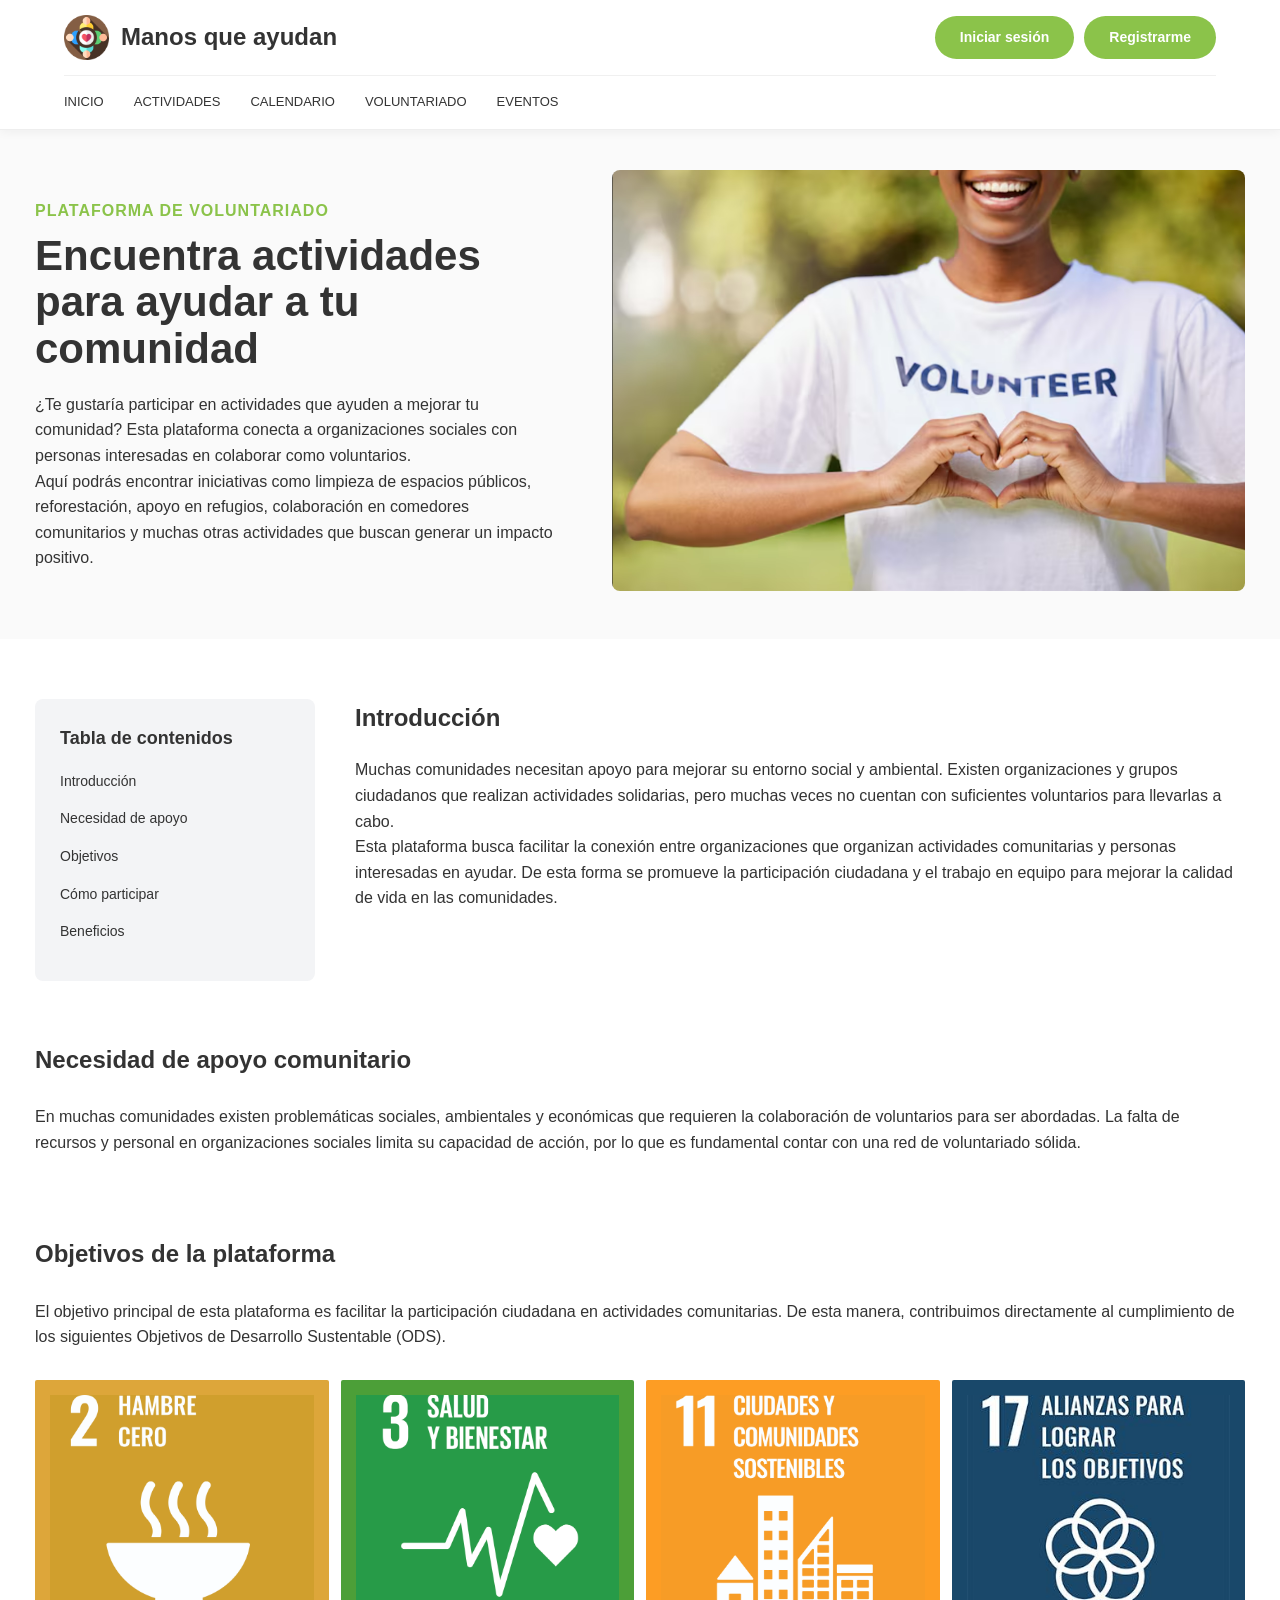
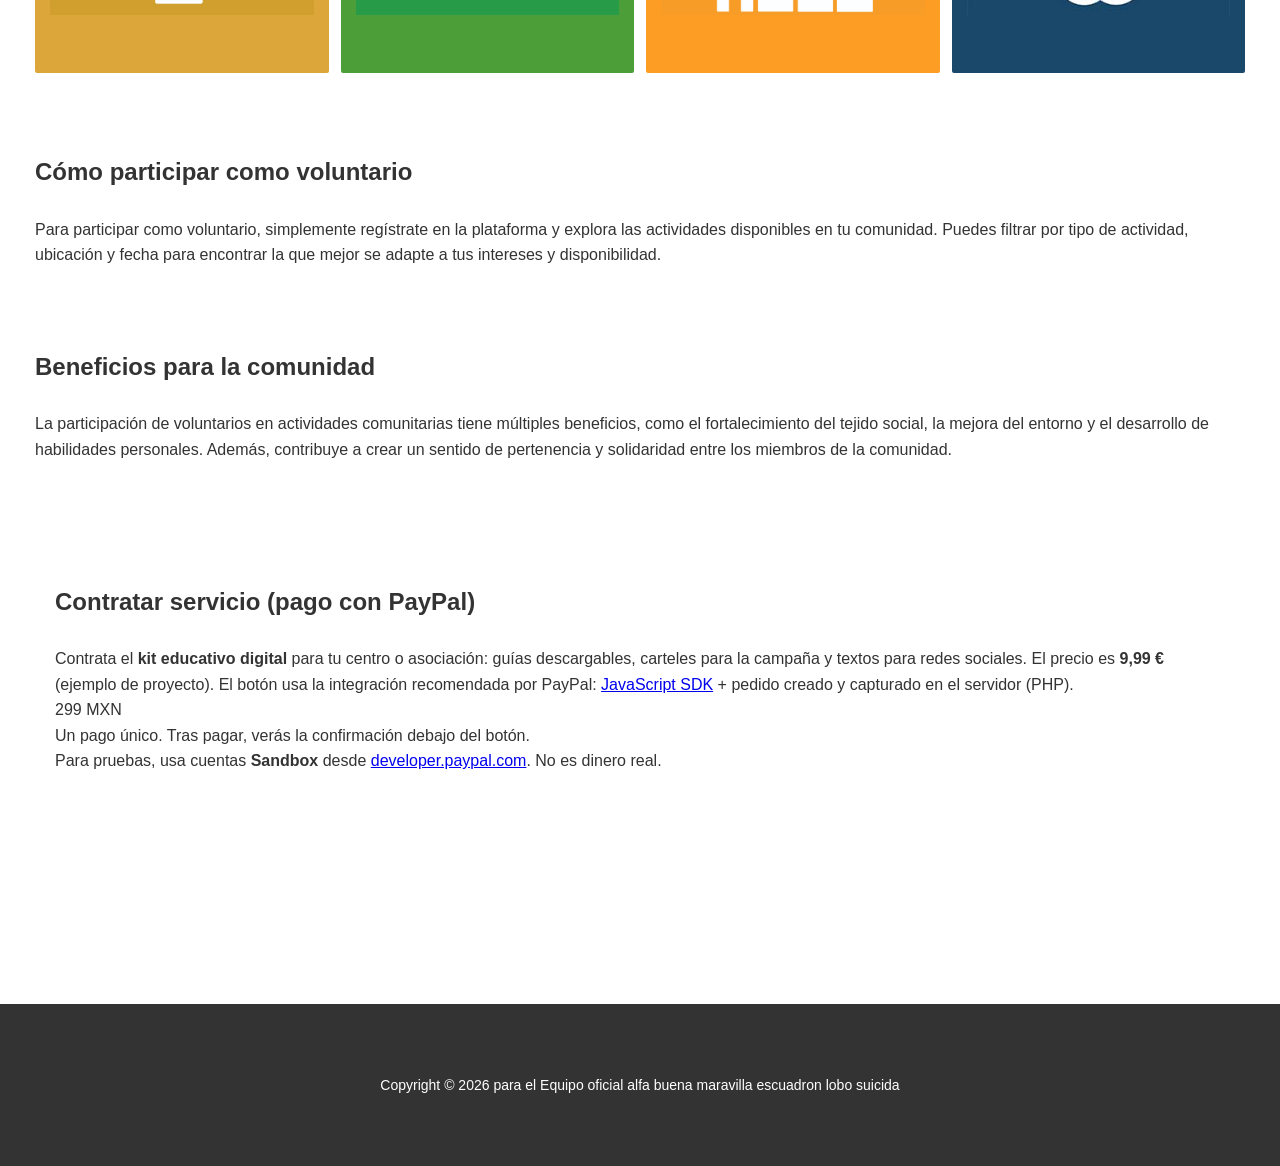
<file: index.html>
<!DOCTYPE html>
<html lang="es">

<head>
    <meta charset="UTF-8">
    <title>Red de Voluntariado Comunitario</title>
    <link rel="stylesheet" href="styles.css">
    <link rel="icon" type="image/png" href="icons/icono_page.png">
</head>

<body>
<div id="splash-container">
    <canvas id="fluid"></canvas>
</div>
<header>
    <nav class="menu-container">
        <div class="nav-top">
            <div class="logo">
                <img src="icons/icono_page.png" alt="logo">
                <h2>Manos que ayudan</h2>
            </div>
            <div class="botones">
                <a href="login.html" class="btn btn-primary">Iniciar sesión</a>
                <a href="register.html" class="btn btn-primary">Registrarme</a>
            </div>
        </div>
        <div class="nav-bottom">
            <ul class="links">
                <li><a href="index.html">Inicio</a></li>
                <li><a href="Actividades.html">Actividades</a></li>
                <li><a href="Calendario.html">Calendario</a></li>
                <li><a href="Voluntariado.html">Voluntariado</a></li>
                <li><a href="Eventos.html">Eventos</a></li>
            </ul>
        </div>
    </nav>
</header>   

<section class="hero">
<div class="contenedor">

    <div class="hero-texto">
        <p class="etiqueta">PLATAFORMA DE VOLUNTARIADO</p>

        <h1>Encuentra actividades para ayudar a tu comunidad</h1>

        <p>
        ¿Te gustaría participar en actividades que ayuden a mejorar tu comunidad?
        Esta plataforma conecta a organizaciones sociales con personas interesadas
        en colaborar como voluntarios.
        </p>

        <p>
        Aquí podrás encontrar iniciativas como limpieza de espacios públicos,
        reforestación, apoyo en refugios, colaboración en comedores comunitarios
        y muchas otras actividades que buscan generar un impacto positivo.
        </p>
    </div>

    <div class="hero-imagen">
        <img src="images/index.html.png" alt="Voluntariado">
    </div>

</div>
</section>

<main class="layout-principal">
    <section class="seccion-intro">
        <aside class="tabla-contenidos">
            <h3>Tabla de contenidos</h3>
            <ul>
                <li><a href="#introduccion">Introducción</a></li>
                <li><a href="#necesidad">Necesidad de apoyo</a></li>
                <li><a href="#objetivo">Objetivos</a></li>
                <li><a href="#participar">Cómo participar</a></li>
                <li><a href="#beneficios">Beneficios</a></li>
            </ul>
        </aside>

        <div class="texto-introduccion" id="introduccion">
            <h2>Introducción</h2>
            <p>Muchas comunidades necesitan apoyo para mejorar su entorno social y ambiental. Existen organizaciones y grupos ciudadanos que realizan actividades solidarias, pero muchas veces no cuentan con suficientes voluntarios para llevarlas a cabo.</p>
            <p>Esta plataforma busca facilitar la conexión entre organizaciones que organizan actividades comunitarias y personas interesadas en ayudar. De esta forma se promueve la participación ciudadana y el trabajo en equipo para mejorar la calidad de vida en las comunidades.</p>
        </div>
    </section>

    <div class="contenido-full">
        <section id="necesidad">
            <h2>Necesidad de apoyo comunitario</h2>
            <p>En muchas comunidades existen problemáticas sociales, ambientales y económicas que requieren la colaboración de voluntarios para ser abordadas. La falta de recursos y personal en organizaciones sociales limita su capacidad de acción, por lo que es fundamental contar con una red de voluntariado sólida.</p>
        </section>

        <section id="objetivo">
            <h2>Objetivos de la plataforma</h2>
            <p style="margin-bottom: 30px;">El objetivo principal de esta plataforma es facilitar la participación
                ciudadana en actividades comunitarias. De esta manera, contribuimos directamente al cumplimiento
                de los siguientes Objetivos de Desarrollo Sustentable (ODS).</p>
            
            <div class="grid-objetivos">
                <div class="card-obj color-1"><img src="images/ODS 2.jpg" class="solucion-img" alt="logo"></div>
                <div class="card-obj color-2"><img src="images/ODS 3.png" class="solucion-img" alt="logo"></div>
                <div class="card-obj color-3"><img src="images/ODS 11.jpg"class="solucion-img" alt="logo"></div>
                <div class="card-obj color-4"><img src="images/ODS 17.jpg"class="solucion-img" alt="logo"></div>
            </div>
        </section>

        <section id="participar">
            <h2>Cómo participar como voluntario</h2>
            <p>Para participar como voluntario, simplemente regístrate en la plataforma
                y explora las actividades disponibles en tu comunidad. Puedes filtrar
                por tipo de actividad, ubicación y fecha para encontrar la que mejor se
                adapte a tus intereses y disponibilidad.</p>
        </section>

        <section id="beneficios">
            <h2>Beneficios para la comunidad</h2>
            <p>La participación de voluntarios en actividades comunitarias tiene múltiples
                beneficios, como el fortalecimiento del tejido social, la mejora del entorno
                y el desarrollo de habilidades personales. Además, contribuye a crear un
                sentido de pertenencia y solidaridad entre los miembros de la comunidad.</p>
        </section>

        <section id="servicio" class="seccion seccion-alterna">
            <div class="contenedor">
                <h2 class="titulo-seccion">Contratar servicio (pago con PayPal)</h2>
                <p class="texto-seccion">
                    Contrata el <strong>kit educativo digital</strong> para tu centro o asociación: guías descargables, carteles para la campaña y textos para redes sociales. El precio es <strong>9,99&nbsp;€</strong> (ejemplo de proyecto). El botón usa la integración recomendada por PayPal: <a href="https://developer.paypal.com/docs/checkout/" target="_blank" rel="noopener">JavaScript SDK</a> + pedido creado y capturado en el servidor (PHP).
                </p>
                <div class="paypal-servicio-caja">
                    <p class="paypal-precio">299 MXN</p>
                    <p class="texto-seccion" style="margin-top:0">Un pago único. Tras pagar, verás la confirmación debajo del botón.</p>
                    <div id="paypal-button-container"></div>
                    <p id="paypal-resultado" class="paypal-resultado" hidden role="status"></p>
                    <p class="paypal-aviso">Para pruebas, usa cuentas <strong>Sandbox</strong> desde <a href="https://developer.paypal.com/dashboard/" target="_blank" rel="noopener">developer.paypal.com</a>. No es dinero real.</p>
                </div>
            </div>
        </section>
        
    </div>
</main>

<div class="bottom-bar">
    <div class="contenedor" style="text-align: center;">
        Copyright © 2026 para el Equipo oficial alfa buena maravilla escuadron lobo suicida
    </div>
</div>

</body>

</html>
</file>
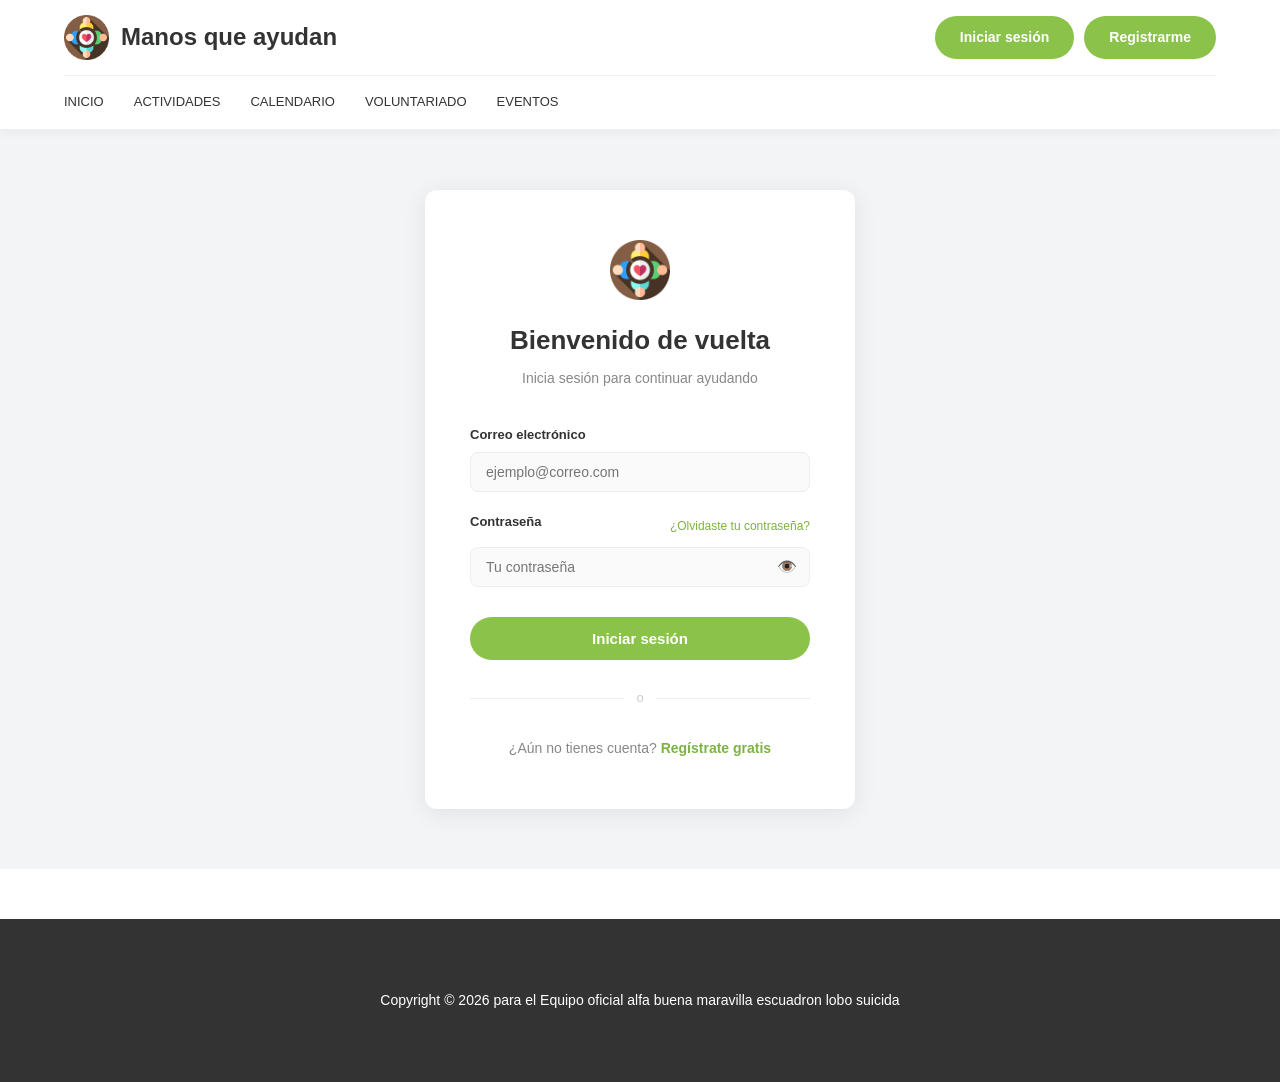
<file: login.html>
<!DOCTYPE html>
<html lang="es">
<head>
    <meta charset="UTF-8">
    <meta name="viewport" content="width=device-width, initial-scale=1.0">
    <title>Iniciar Sesión — Manos que ayudan</title>
    <link rel="stylesheet" href="styles.css">
    <link rel="icon" type="image/png" href="icons/icono_page.png">
    <style>
        .login-section {
            min-height: calc(100vh - 180px);
            display: flex;
            align-items: center;
            justify-content: center;
            background-color: var(--gris-fondo);
            padding: 60px 20px;
        }

        .login-card {
            background: var(--blanco);
            border-radius: 12px;
            box-shadow: 0 4px 24px rgba(0, 0, 0, 0.08);
            padding: 50px 45px;
            width: 100%;
            max-width: 430px;
        }

        .login-card .icono-top {
            display: flex;
            justify-content: center;
            margin-bottom: 20px;
        }

        .login-card .icono-top img {
            height: 60px;
        }

        .login-card h1 {
            font-size: 26px;
            text-align: center;
            margin-bottom: 6px;
            color: var(--gris-texto);
        }

        .login-card .subtitulo {
            text-align: center;
            color: #888;
            font-size: 14px;
            margin-bottom: 35px;
        }

        .form-grupo {
            margin-bottom: 20px;
        }

        .form-grupo label {
            display: block;
            font-size: 13px;
            font-weight: 600;
            color: var(--gris-texto);
            margin-bottom: 7px;
        }

        .form-grupo input {
            width: 100%;
            padding: 11px 15px;
            border: 1.5px solid var(--gris-borde);
            border-radius: 8px;
            font-size: 14px;
            font-family: var(--fuente-principal);
            color: var(--gris-texto);
            transition: border-color 0.3s, box-shadow 0.3s;
            outline: none;
            background-color: #fafafa;
        }

        .form-grupo input:focus {
            border-color: var(--verde-principal);
            box-shadow: 0 0 0 3px rgba(139, 195, 74, 0.15);
            background-color: var(--blanco);
        }

        .fila-contrasena {
            display: flex;
            justify-content: space-between;
            align-items: center;
            margin-bottom: 7px;
        }

        .fila-contrasena label {
            font-size: 13px;
            font-weight: 600;
            color: var(--gris-texto);
        }

        .link-olvide {
            font-size: 12px;
            color: var(--verde-oscuro);
            text-decoration: none;
            transition: color 0.2s;
        }

        .link-olvide:hover {
            color: var(--verde-principal);
            text-decoration: underline;
        }

        .input-password-wrapper {
            position: relative;
        }

        .input-password-wrapper input {
            padding-right: 45px;
        }

        .toggle-password {
            position: absolute;
            right: 13px;
            top: 50%;
            transform: translateY(-50%);
            background: none;
            border: none;
            cursor: pointer;
            color: #aaa;
            font-size: 16px;
            padding: 0;
            line-height: 1;
            transition: color 0.2s;
        }

        .toggle-password:hover {
            color: var(--verde-principal);
        }

        .btn-login {
            width: 100%;
            padding: 13px;
            background-color: var(--verde-principal);
            color: white;
            border: none;
            border-radius: 30px;
            font-size: 15px;
            font-weight: 600;
            font-family: var(--fuente-principal);
            cursor: pointer;
            transition: background-color 0.3s, transform 0.2s, box-shadow 0.3s;
            margin-top: 10px;
        }

        .btn-login:hover {
            background-color: var(--verde-oscuro);
            transform: translateY(-2px);
            box-shadow: 0 4px 12px rgba(139, 195, 74, 0.4);
        }

        .btn-login:active {
            transform: translateY(0);
        }

        .divider {
            display: flex;
            align-items: center;
            gap: 12px;
            margin: 28px 0;
            color: #ccc;
            font-size: 13px;
        }

        .divider::before,
        .divider::after {
            content: '';
            flex: 1;
            height: 1px;
            background-color: var(--gris-borde);
        }

        .pie-form {
            text-align: center;
            font-size: 14px;
            color: #888;
        }

        .pie-form a {
            color: var(--verde-oscuro);
            font-weight: 600;
            text-decoration: none;
            transition: color 0.2s;
        }

        .pie-form a:hover {
            color: var(--verde-principal);
            text-decoration: underline;
        }

        .mensaje-error {
            background-color: #fef2f2;
            border: 1px solid #fecaca;
            color: #b91c1c;
            border-radius: 8px;
            padding: 10px 14px;
            font-size: 13px;
            margin-bottom: 20px;
            display: none;
        }

        .mensaje-exito {
            background-color: #f0fdf4;
            border: 1px solid #bbf7d0;
            color: #15803d;
            border-radius: 8px;
            padding: 10px 14px;
            font-size: 13px;
            margin-bottom: 20px;
            display: none;
        }
    </style>
</head>
<body>

<!-- Header -->
<header>
    <nav class="menu-container">
        <div class="nav-top">
            <div class="logo">
                <img src="icons/icono_page.png" alt="logo">
                <h2>Manos que ayudan</h2>
            </div>
            <div class="botones">
                <a href="login.html" class="btn btn-primary">Iniciar sesión</a>
                <a href="register.html" class="btn btn-primary">Registrarme</a>
            </div>
        </div>
        <div class="nav-bottom">
            <ul class="links">
                <li><a href="index.html">Inicio</a></li>
                <li><a href="Actividades.html">Actividades</a></li>
                <li><a href="Calendario.html">Calendario</a></li>
                <li><a href="Voluntariado.html">Voluntariado</a></li>
                <li><a href="Eventos.html">Eventos</a></li>
            </ul>
        </div>
    </nav>
</header>

<!-- Sección de Login -->
<section class="login-section">
    <div class="login-card">

        <div class="icono-top">
            <img src="icons/icono_page.png" alt="Manos que ayudan">
        </div>

        <h1>Bienvenido de vuelta</h1>
        <p class="subtitulo">Inicia sesión para continuar ayudando</p>

        <div class="mensaje-error" id="msg-error">
            ⚠️ Correo o contraseña incorrectos. Intenta de nuevo.
        </div>

        <div class="mensaje-exito" id="msg-exito">
            ✅ ¡Sesión iniciada correctamente! Redirigiendo...
        </div>

        <form id="form-login" novalidate>

            <div class="form-grupo">
                <label for="correo">Correo electrónico</label>
                <input
                    type="email"
                    id="correo"
                    name="correo"
                    placeholder="ejemplo@correo.com"
                    autocomplete="email"
                    required
                >
            </div>

            <div class="form-grupo">
                <div class="fila-contrasena">
                    <label for="contrasena">Contraseña</label>
                    <a href="#" class="link-olvide">¿Olvidaste tu contraseña?</a>
                </div>
                <div class="input-password-wrapper">
                    <input
                        type="password"
                        id="contrasena"
                        name="contrasena"
                        placeholder="Tu contraseña"
                        autocomplete="current-password"
                        required
                    >
                    <button type="button" class="toggle-password" id="toggle-pass" aria-label="Mostrar contraseña">
                        👁️
                    </button>
                </div>
            </div>

            <button type="submit" class="btn-login">Iniciar sesión</button>

        </form>

        <div class="divider">o</div>

        <p class="pie-form">
            ¿Aún no tienes cuenta? <a href="register.html">Regístrate gratis</a>
        </p>

    </div>
</section>

<!-- Footer -->
<div class="bottom-bar">
    <div class="contenedor" style="text-align: center;">
        Copyright © 2026 para el Equipo oficial alfa buena maravilla escuadron lobo suicida
    </div>
</div>

<script>
    /* ── Mostrar / ocultar contraseña ── */
    const toggleBtn = document.getElementById("toggle-pass");
    const inputPass = document.getElementById("contrasena");

    toggleBtn.addEventListener("click", () => {
        const visible = inputPass.type === "text";
        inputPass.type = visible ? "password" : "text";
        toggleBtn.textContent = visible ? "👁️" : "🙈";
    });

    /* ── Validación y envío del formulario ── */
    const form = document.getElementById("form-login");
    const msgError = document.getElementById("msg-error");
    const msgExito = document.getElementById("msg-exito");

    form.addEventListener("submit", (e) => {
        e.preventDefault();

        const correo = document.getElementById("correo").value.trim();
        const contrasena = document.getElementById("contrasena").value;

        msgError.style.display = "none";
        msgExito.style.display = "none";

        if (!correo || !contrasena) {
            msgError.textContent = "⚠️ Por favor completa todos los campos.";
            msgError.style.display = "block";
            return;
        }

        // Aquí iría la llamada real al backend.
        // Por ahora simulamos un inicio de sesión exitoso.
        msgExito.style.display = "block";
        setTimeout(() => {
            window.location.href = "index.html";
        }, 1800);
    });
</script>

</body>
</html>
</file>
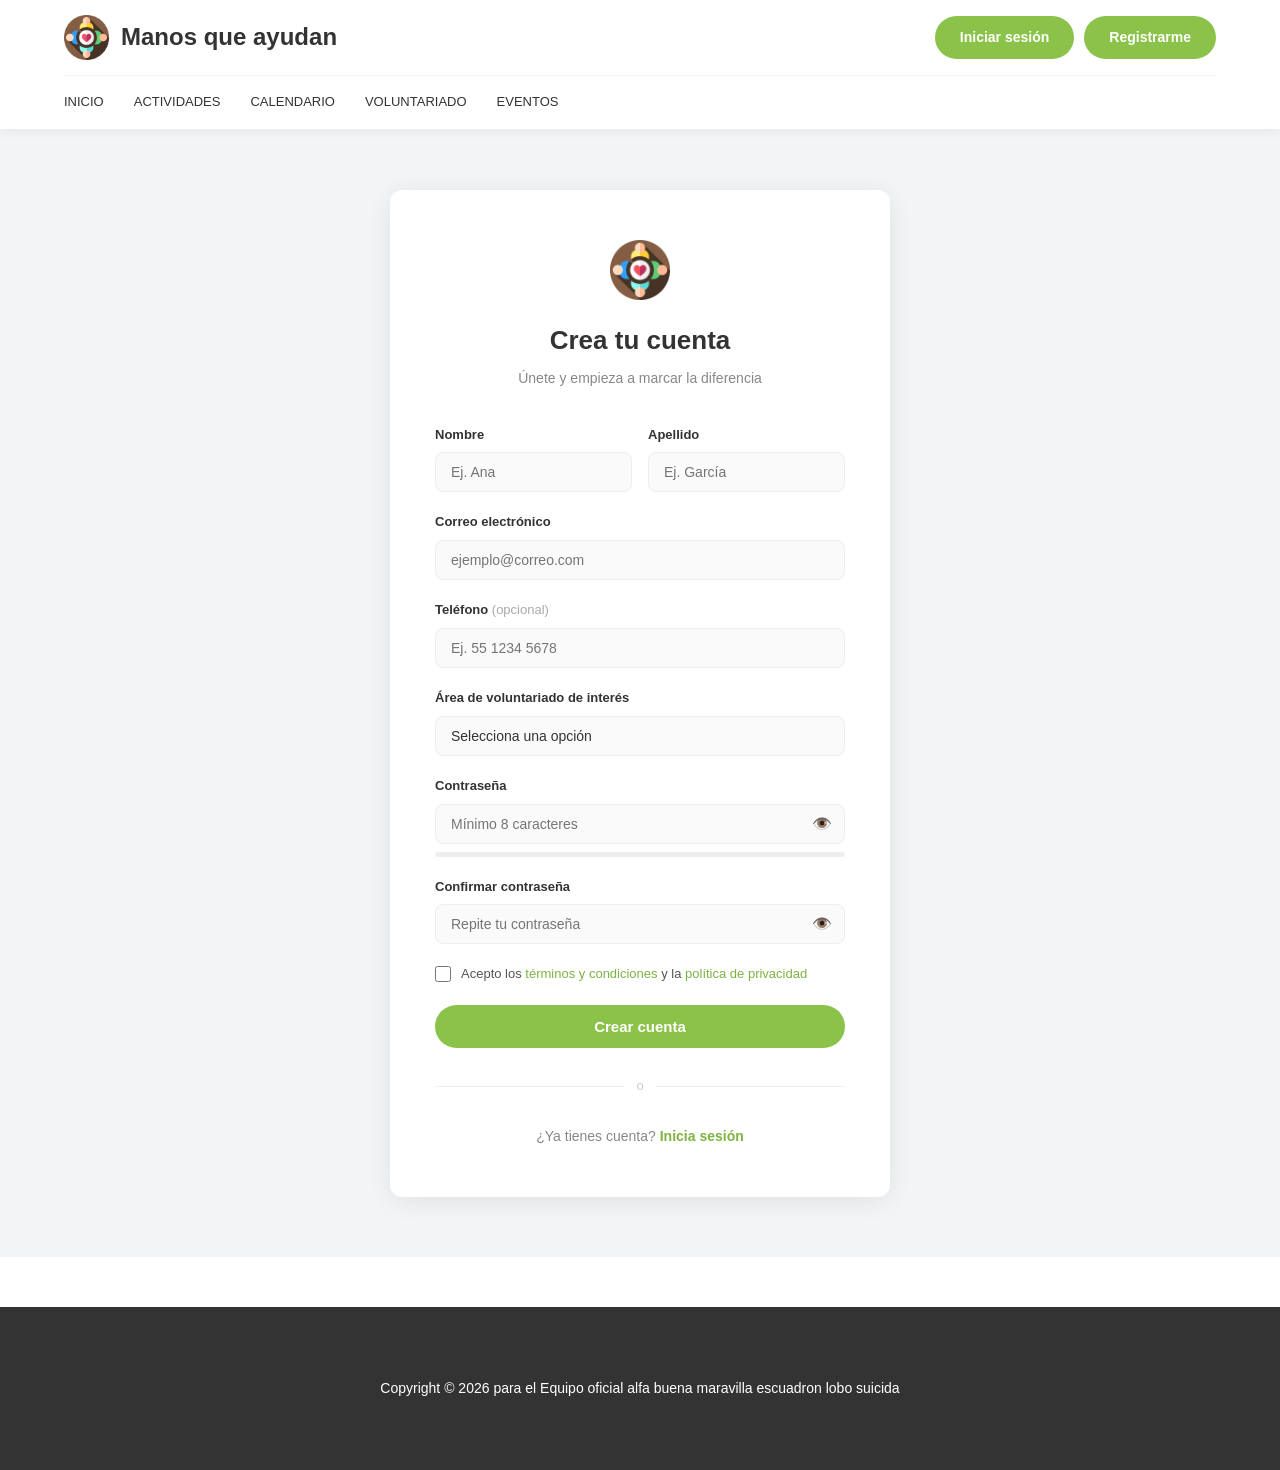
<file: register.html>
<!DOCTYPE html>
<html lang="es">
<head>
    <meta charset="UTF-8">
    <meta name="viewport" content="width=device-width, initial-scale=1.0">
    <title>Registrarme — Manos que ayudan</title>
    <link rel="stylesheet" href="styles.css">
    <link rel="icon" type="image/png" href="icons/icono_page.png">
    <style>
        .register-section {
            min-height: calc(100vh - 180px);
            display: flex;
            align-items: center;
            justify-content: center;
            background-color: var(--gris-fondo);
            padding: 60px 20px;
        }

        .register-card {
            background: var(--blanco);
            border-radius: 12px;
            box-shadow: 0 4px 24px rgba(0, 0, 0, 0.08);
            padding: 50px 45px;
            width: 100%;
            max-width: 500px;
        }

        .register-card .icono-top {
            display: flex;
            justify-content: center;
            margin-bottom: 20px;
        }

        .register-card .icono-top img {
            height: 60px;
        }

        .register-card h1 {
            font-size: 26px;
            text-align: center;
            margin-bottom: 6px;
            color: var(--gris-texto);
        }

        .register-card .subtitulo {
            text-align: center;
            color: #888;
            font-size: 14px;
            margin-bottom: 35px;
        }

        .fila-doble {
            display: flex;
            gap: 16px;
        }

        .fila-doble .form-grupo {
            flex: 1;
        }

        .form-grupo {
            margin-bottom: 20px;
        }

        .form-grupo label {
            display: block;
            font-size: 13px;
            font-weight: 600;
            color: var(--gris-texto);
            margin-bottom: 7px;
        }

        .form-grupo input,
        .form-grupo select {
            width: 100%;
            padding: 11px 15px;
            border: 1.5px solid var(--gris-borde);
            border-radius: 8px;
            font-size: 14px;
            font-family: var(--fuente-principal);
            color: var(--gris-texto);
            transition: border-color 0.3s, box-shadow 0.3s;
            outline: none;
            background-color: #fafafa;
            appearance: none;
        }

        .form-grupo input:focus,
        .form-grupo select:focus {
            border-color: var(--verde-principal);
            box-shadow: 0 0 0 3px rgba(139, 195, 74, 0.15);
            background-color: var(--blanco);
        }

        .form-grupo input.input-error {
            border-color: #f87171;
        }

        .hint-error {
            font-size: 12px;
            color: #b91c1c;
            margin-top: 5px;
            display: none;
        }

        .input-password-wrapper {
            position: relative;
        }

        .input-password-wrapper input {
            padding-right: 45px;
        }

        .toggle-password {
            position: absolute;
            right: 13px;
            top: 50%;
            transform: translateY(-50%);
            background: none;
            border: none;
            cursor: pointer;
            color: #aaa;
            font-size: 16px;
            padding: 0;
            line-height: 1;
            transition: color 0.2s;
        }

        .toggle-password:hover {
            color: var(--verde-principal);
        }

        /* Barra de fortaleza de contraseña */
        .fortaleza-wrapper {
            margin-top: 8px;
        }

        .fortaleza-barra {
            height: 5px;
            border-radius: 4px;
            background-color: var(--gris-borde);
            overflow: hidden;
            margin-bottom: 5px;
        }

        .fortaleza-relleno {
            height: 100%;
            width: 0%;
            border-radius: 4px;
            transition: width 0.3s, background-color 0.3s;
        }

        .fortaleza-texto {
            font-size: 12px;
            color: #888;
        }

        .terminos {
            display: flex;
            align-items: flex-start;
            gap: 10px;
            margin-bottom: 20px;
            font-size: 13px;
            color: #555;
        }

        .terminos input[type="checkbox"] {
            width: 16px;
            height: 16px;
            margin-top: 2px;
            accent-color: var(--verde-principal);
            cursor: pointer;
            flex-shrink: 0;
        }

        .terminos a {
            color: var(--verde-oscuro);
            text-decoration: none;
        }

        .terminos a:hover {
            text-decoration: underline;
        }

        .btn-register {
            width: 100%;
            padding: 13px;
            background-color: var(--verde-principal);
            color: white;
            border: none;
            border-radius: 30px;
            font-size: 15px;
            font-weight: 600;
            font-family: var(--fuente-principal);
            cursor: pointer;
            transition: background-color 0.3s, transform 0.2s, box-shadow 0.3s;
        }

        .btn-register:hover {
            background-color: var(--verde-oscuro);
            transform: translateY(-2px);
            box-shadow: 0 4px 12px rgba(139, 195, 74, 0.4);
        }

        .btn-register:active {
            transform: translateY(0);
        }

        .divider {
            display: flex;
            align-items: center;
            gap: 12px;
            margin: 28px 0;
            color: #ccc;
            font-size: 13px;
        }

        .divider::before,
        .divider::after {
            content: '';
            flex: 1;
            height: 1px;
            background-color: var(--gris-borde);
        }

        .pie-form {
            text-align: center;
            font-size: 14px;
            color: #888;
        }

        .pie-form a {
            color: var(--verde-oscuro);
            font-weight: 600;
            text-decoration: none;
            transition: color 0.2s;
        }

        .pie-form a:hover {
            color: var(--verde-principal);
            text-decoration: underline;
        }

        .mensaje-error {
            background-color: #fef2f2;
            border: 1px solid #fecaca;
            color: #b91c1c;
            border-radius: 8px;
            padding: 10px 14px;
            font-size: 13px;
            margin-bottom: 20px;
            display: none;
        }

        .mensaje-exito {
            background-color: #f0fdf4;
            border: 1px solid #bbf7d0;
            color: #15803d;
            border-radius: 8px;
            padding: 10px 14px;
            font-size: 13px;
            margin-bottom: 20px;
            display: none;
        }
    </style>
</head>
<body>

<!-- Header -->
<header>
    <nav class="menu-container">
        <div class="nav-top">
            <div class="logo">
                <img src="icons/icono_page.png" alt="logo">
                <h2>Manos que ayudan</h2>
            </div>
            <div class="botones">
                <a href="login.html" class="btn btn-primary">Iniciar sesión</a>
                <a href="register.html" class="btn btn-primary">Registrarme</a>
            </div>
        </div>
        <div class="nav-bottom">
            <ul class="links">
                <li><a href="index.html">Inicio</a></li>
                <li><a href="Actividades.html">Actividades</a></li>
                <li><a href="Calendario.html">Calendario</a></li>
                <li><a href="Voluntariado.html">Voluntariado</a></li>
                <li><a href="Eventos.html">Eventos</a></li>
            </ul>
        </div>
    </nav>
</header>

<!-- Sección de Registro -->
<section class="register-section">
    <div class="register-card">

        <div class="icono-top">
            <img src="icons/icono_page.png" alt="Manos que ayudan">
        </div>

        <h1>Crea tu cuenta</h1>
        <p class="subtitulo">Únete y empieza a marcar la diferencia</p>

        <div class="mensaje-error" id="msg-error"></div>
        <div class="mensaje-exito" id="msg-exito">
            ✅ ¡Cuenta creada correctamente! Redirigiendo al inicio de sesión...
        </div>

        <form id="form-registro" novalidate>

            <!-- Nombre y apellido -->
            <div class="fila-doble">
                <div class="form-grupo">
                    <label for="nombre">Nombre</label>
                    <input type="text" id="nombre" name="nombre" placeholder="Ej. Ana" required>
                    <span class="hint-error" id="err-nombre">Ingresa tu nombre.</span>
                </div>
                <div class="form-grupo">
                    <label for="apellido">Apellido</label>
                    <input type="text" id="apellido" name="apellido" placeholder="Ej. García" required>
                    <span class="hint-error" id="err-apellido">Ingresa tu apellido.</span>
                </div>
            </div>

            <!-- Correo -->
            <div class="form-grupo">
                <label for="correo">Correo electrónico</label>
                <input type="email" id="correo" name="correo" placeholder="ejemplo@correo.com" autocomplete="email" required>
                <span class="hint-error" id="err-correo">Ingresa un correo válido.</span>
            </div>

            <!-- Teléfono -->
            <div class="form-grupo">
                <label for="telefono">Teléfono <span style="font-weight:400; color:#aaa;">(opcional)</span></label>
                <input type="tel" id="telefono" name="telefono" placeholder="Ej. 55 1234 5678">
            </div>

            <!-- Área de interés -->
            <div class="form-grupo">
                <label for="area">Área de voluntariado de interés</label>
                <select id="area" name="area" required>
                    <option value="" disabled selected>Selecciona una opción</option>
                    <option value="medio-ambiente">Medio ambiente y reforestación</option>
                    <option value="alimentacion">Alimentación comunitaria</option>
                    <option value="educacion">Educación y tutorías</option>
                    <option value="salud">Salud y bienestar</option>
                    <option value="infraestructura">Limpieza e infraestructura</option>
                    <option value="otro">Otro</option>
                </select>
                <span class="hint-error" id="err-area">Selecciona un área de interés.</span>
            </div>

            <!-- Contraseña -->
            <div class="form-grupo">
                <label for="contrasena">Contraseña</label>
                <div class="input-password-wrapper">
                    <input type="password" id="contrasena" name="contrasena" placeholder="Mínimo 8 caracteres" autocomplete="new-password" required>
                    <button type="button" class="toggle-password" id="toggle-pass1" aria-label="Mostrar contraseña">👁️</button>
                </div>
                <div class="fortaleza-wrapper">
                    <div class="fortaleza-barra">
                        <div class="fortaleza-relleno" id="fortaleza-relleno"></div>
                    </div>
                    <span class="fortaleza-texto" id="fortaleza-texto"></span>
                </div>
                <span class="hint-error" id="err-contrasena">La contraseña debe tener al menos 8 caracteres.</span>
            </div>

            <!-- Confirmar contraseña -->
            <div class="form-grupo">
                <label for="confirmar">Confirmar contraseña</label>
                <div class="input-password-wrapper">
                    <input type="password" id="confirmar" name="confirmar" placeholder="Repite tu contraseña" autocomplete="new-password" required>
                    <button type="button" class="toggle-password" id="toggle-pass2" aria-label="Mostrar contraseña">👁️</button>
                </div>
                <span class="hint-error" id="err-confirmar">Las contraseñas no coinciden.</span>
            </div>

            <!-- Términos -->
            <div class="terminos">
                <input type="checkbox" id="terminos" name="terminos" required>
                <label for="terminos">
                    Acepto los <a href="#">términos y condiciones</a> y la <a href="#">política de privacidad</a>
                </label>
            </div>

            <button type="submit" class="btn-register">Crear cuenta</button>

        </form>

        <div class="divider">o</div>

        <p class="pie-form">
            ¿Ya tienes cuenta? <a href="login.html">Inicia sesión</a>
        </p>

    </div>
</section>

<!-- Footer -->
<div class="bottom-bar">
    <div class="contenedor" style="text-align: center;">
        Copyright © 2026 para el Equipo oficial alfa buena maravilla escuadron lobo suicida
    </div>
</div>

<script>
    /* ── Mostrar / ocultar contraseñas ── */
    function toggleVisibilidad(btnId, inputId) {
        const btn = document.getElementById(btnId);
        const input = document.getElementById(inputId);
        btn.addEventListener("click", () => {
            const visible = input.type === "text";
            input.type = visible ? "password" : "text";
            btn.textContent = visible ? "👁️" : "🙈";
        });
    }
    toggleVisibilidad("toggle-pass1", "contrasena");
    toggleVisibilidad("toggle-pass2", "confirmar");

    /* ── Barra de fortaleza de contraseña ── */
    const inputPass = document.getElementById("contrasena");
    const relleno = document.getElementById("fortaleza-relleno");
    const textoFortaleza = document.getElementById("fortaleza-texto");

    inputPass.addEventListener("input", () => {
        const val = inputPass.value;
        let puntos = 0;
        if (val.length >= 8) puntos++;
        if (/[A-Z]/.test(val)) puntos++;
        if (/[0-9]/.test(val)) puntos++;
        if (/[^A-Za-z0-9]/.test(val)) puntos++;

        const niveles = [
            { ancho: "0%",   color: "",          texto: "" },
            { ancho: "25%",  color: "#f87171",   texto: "Débil" },
            { ancho: "50%",  color: "#fbbf24",   texto: "Regular" },
            { ancho: "75%",  color: "#60a5fa",   texto: "Buena" },
            { ancho: "100%", color: "#4ade80",   texto: "Fuerte" },
        ];

        const nivel = val.length === 0 ? niveles[0] : niveles[puntos];
        relleno.style.width = nivel.ancho;
        relleno.style.backgroundColor = nivel.color;
        textoFortaleza.textContent = nivel.texto;
        textoFortaleza.style.color = nivel.color;
    });

    /* ── Validación y envío ── */
    const form = document.getElementById("form-registro");
    const msgError = document.getElementById("msg-error");
    const msgExito = document.getElementById("msg-exito");

    function mostrarError(id, mostrar) {
        document.getElementById(id).style.display = mostrar ? "block" : "none";
    }

    function marcarInput(id, error) {
        const el = document.getElementById(id);
        if (error) el.classList.add("input-error");
        else el.classList.remove("input-error");
    }

    form.addEventListener("submit", (e) => {
        e.preventDefault();
        msgError.style.display = "none";
        msgExito.style.display = "none";

        const nombre    = document.getElementById("nombre").value.trim();
        const apellido  = document.getElementById("apellido").value.trim();
        const correo    = document.getElementById("correo").value.trim();
        const area      = document.getElementById("area").value;
        const pass      = document.getElementById("contrasena").value;
        const confirmar = document.getElementById("confirmar").value;
        const terminos  = document.getElementById("terminos").checked;

        let valido = true;

        const errNombre   = !nombre;
        const errApellido = !apellido;
        const errCorreo   = !correo || !/^[^\s@]+@[^\s@]+\.[^\s@]+$/.test(correo);
        const errArea     = !area;
        const errPass     = pass.length < 8;
        const errConfirm  = pass !== confirmar;

        mostrarError("err-nombre",    errNombre);   marcarInput("nombre",    errNombre);
        mostrarError("err-apellido",  errApellido); marcarInput("apellido",  errApellido);
        mostrarError("err-correo",    errCorreo);   marcarInput("correo",    errCorreo);
        mostrarError("err-area",      errArea);     marcarInput("area",      errArea);
        mostrarError("err-contrasena",errPass);     marcarInput("contrasena",errPass);
        mostrarError("err-confirmar", errConfirm);  marcarInput("confirmar", errConfirm);

        if (errNombre || errApellido || errCorreo || errArea || errPass || errConfirm) {
            valido = false;
        }

        if (!terminos) {
            msgError.textContent = "⚠️ Debes aceptar los términos y condiciones.";
            msgError.style.display = "block";
            valido = false;
        }

        if (!valido) return;

        // Aquí iría la llamada real al backend.
        msgExito.style.display = "block";
        setTimeout(() => {
            window.location.href = "login.html";
        }, 2000);
    });
</script>

</body>
</html>
</file>
<file: styles.css>
* {
    margin: 0;
    padding: 0;
    box-sizing: border-box;
}

:root {
    --verde-principal: #8bc34a;
    --verde-oscuro: #7cb342;
    --blanco: #ffffff;
    --gris-fondo: #f3f4f6;
    --gris-texto: #333;
    --gris-borde: #eeeeee;
    --fuente-principal: Arial, sans-serif;
}

body {
    font-family: var(--fuente-principal);
    line-height: 1.6;
    color: var(--gris-texto);
    background-color: var(--blanco);
}


header {
    background: var(--blanco);
    border-bottom: 1px solid var(--gris-borde);
    padding: 15px 5%;
    position: sticky;
    top: 0;
    z-index: 1000;
    box-shadow: 0 2px 10px rgba(0,0,0,0.05);
}

.nav-top {
    display: flex;
    justify-content: space-between;
    align-items: center;
    margin-bottom: 15px;
}

.logo {
    display: flex;
    align-items: center;
    gap: 12px;
}

.logo img { height: 45px; }

.logo h2 {
    font-size: 1.5rem;
    color: var(--gris-texto);
}

/* Botones Ovalados */
.botones {
    display: flex;
    gap: 10px;
}

.btn {
    padding: 10px 25px;
    border-radius: 30px; 
    border: none;
    cursor: pointer;
    font-weight: 600;
    text-decoration: none;
    font-size: 14px;
    transition: 0.3s;
    display: inline-block;
}

.btn-primary {
    background-color: var(--verde-principal);
    color: white;
}

.btn-primary:hover {
    background-color: var(--verde-oscuro);
    transform: translateY(-2px);
    box-shadow: 0 4px 8px rgba(0,0,0,0.1);
}

.nav-bottom {
    border-top: 1px solid #f0f0f0;
    padding-top: 12px;
}

.links {
    list-style: none;
    display: flex;
    gap: 30px;
}

.links a {
    text-decoration: none;
    color: var(--gris-texto);
    font-weight: 500;
    font-size: 13px;
    text-transform: uppercase;
    transition: color 0.3s;
}

.links a:hover {
    color: var(--verde-principal);
}

.hero {
    background-color: #fafafa;
}

.contenedor {
    max-width: 1250px;
    margin: auto;
    padding: 40px 20px;
}

.hero .contenedor {
    display: flex;
    align-items: center;
    gap: 50px;
}

.hero-texto { flex: 1; }
.hero-texto h1 { 
    font-size: 42px; 
    line-height: 1.1;
    margin-bottom: 20px;
}
.hero-texto .etiqueta {
    color: var(--verde-principal);
    font-weight: bold;
    letter-spacing: 1px;
    margin-bottom: 10px;
}

.hero-imagen { flex: 1.2; }
.hero-imagen img {
    width: 100%;
    border-radius: 8px;
}

.layout-principal {
    max-width: 1250px;
    margin: auto;
    padding: 60px 20px;
}

.seccion-intro {
    display: flex;
    gap: 40px;
    margin-bottom: 60px;
    align-items: flex-start;
}

.tabla-contenidos {
    width: 280px;
    background-color: var(--gris-fondo);
    padding: 25px;
    border-radius: 8px;
    position: sticky;
    top: 120px; 
    height: fit-content;
}

.tabla-contenidos h3 {
    margin-bottom: 15px;
    font-size: 18px;
}

.tabla-contenidos ul { list-style: none; }
.tabla-contenidos li { margin-bottom: 12px; }
.tabla-contenidos a {
    text-decoration: none;
    color: var(--gris-texto);
    font-size: 14px;
    transition: 0.2s;
}

.tabla-contenidos a:hover {
    color: var(--verde-principal);
    padding-left: 5px;
}

.texto-introduccion { flex: 1; }
.texto-introduccion h2 { margin-bottom: 20px; }

.contenido-full {
    width: 100%;
}

.contenido-full section {
    margin-bottom: 80px;
}

.contenido-full h2 {
    margin-bottom: 25px;
}

.grid-objetivos {
    display: grid;
    grid-template-columns: repeat(4, 1fr); /* 4 Columnas fijas */
    gap: 12px;
    margin-top: 30px;
}

.card-obj {
    padding: 15px;
    color: white;
    aspect-ratio: 1/1; /* Tarjetas cuadradas */
    display: flex;
    flex-direction: column;
    justify-content: space-between;
    font-weight: bold;
    font-size: 13px;
    border-radius: 2px;
    transition: transform 0.3s;
}

.card-obj:hover {
    transform: scale(1.03);
    cursor: default;
}

.card-obj span {
    font-size: 24px;
    opacity: 0.7;
}

.color-1  { background-color: #DDA63A; } .color-2 { background-color: #4C9F38; }
.color-3 { background-color: #FD9D24; } .color-4 { background-color: #19486A; }
.color-5 { background-color: #ff3a21; } .color-6 { background-color: #26bde2; }
.color-7 { background-color: #fcc30b; } .color-8 { background-color: #a21942; }
.color-9 { background-color: #fd6925; } .color-10 { background-color: #dd1367; }
.color-11 { background-color: #fd9d24; } .color-12 { background-color: #bf8b2e; }
.color-13 { background-color: #3f7e44; } .color-14 { background-color: #0a97d9; }
.color-15 { background-color: #56c02b; } .color-16 { background-color: #00689d; }

.bottom-bar {
    background-color: var(--gris-texto);
    color: white;
    padding: 30px 0;
    margin-top: 50px;
    font-size: 14px;
}
#splash-container {
    position: fixed;
    top: 0;
    left: 0;
    z-index: 50;
    pointer-events: none;
    width: 100%;
    height: 100%;
}

#fluid {
    width: 100vw;
    height: 100vh;
    display: block;
}

.solucion-img{
    width: 100%;
    height: 220px;
    object-fit: cover;
}
/* 
@media (max-width: 768px) {
    .hero .contenedor, .seccion-intro {
        flex-direction: column;
    }
    .grid-objetivos {
        grid-template-columns: repeat(2, 1fr); /* 2 columnas en móvil
    }
    .tabla-contenidos {
        width: 100%;
        position: relative;
        top: 0;
    }*/
</file>
